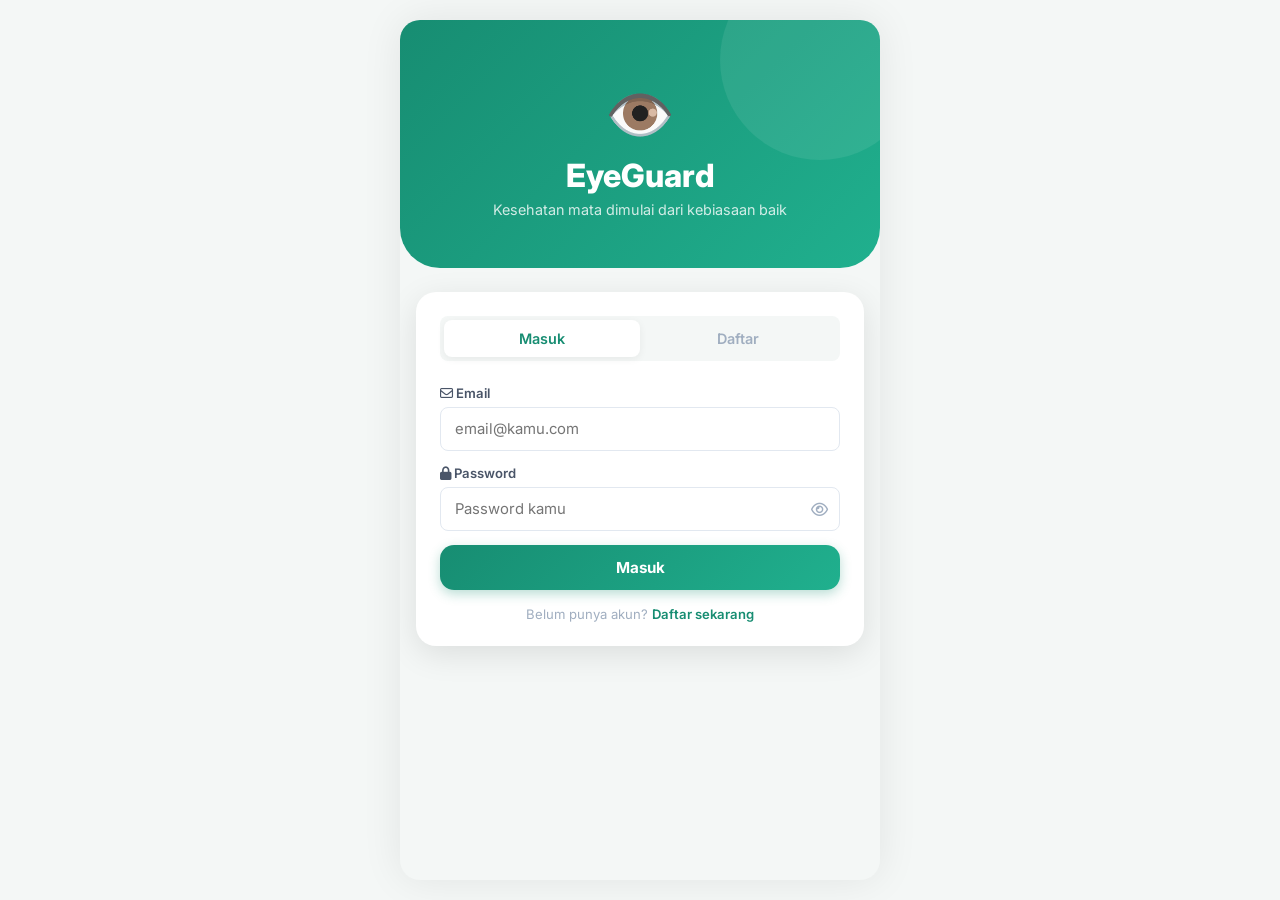
<file: src/main/resources/static/index.html>
<!DOCTYPE html>
<html lang="id">
<head>
  <meta charset="UTF-8">
  <meta name="viewport" content="width=device-width, initial-scale=1.0, maximum-scale=1.0, user-scalable=no">
  <title>EyeGuard – Jaga Kesehatan Mata</title>
  <meta name="description" content="EyeGuard membantu kamu memantau kesehatan mata, mencatat aktivitas layar, dan belajar latihan mata.">
  <link href="https://fonts.googleapis.com/css2?family=Inter:wght@400;500;600;700;800&display=swap" rel="stylesheet">
  <link rel="stylesheet" href="https://cdnjs.cloudflare.com/ajax/libs/font-awesome/6.4.0/css/all.min.css">
  <link rel="stylesheet" href="shared.css">
  <link rel="stylesheet" href="index.css">
</head>
<body>
<div class="app-container auth-bg">

  <!-- Auth Screen -->
  <div id="auth-screen">
    <div class="auth-hero">
      <div class="auth-logo-wrap">
        <div class="auth-logo-icon">👁️</div>
        <h1 class="auth-title">EyeGuard</h1>
        <p class="auth-sub">Kesehatan mata dimulai dari kebiasaan baik</p>
      </div>
    </div>

    <div class="auth-card">
      <div class="auth-tabs">
        <button class="auth-tab active" data-tab="login" id="tab-login">Masuk</button>
        <button class="auth-tab" data-tab="register" id="tab-register">Daftar</button>
        <div class="tab-indicator" id="tab-indicator"></div>
      </div>

      <!-- LOGIN -->
      <div id="login-panel">
        <div class="auth-err" id="login-err" style="display:none"></div>
        <div class="form-group">
          <label for="form-login-email"><i class="fa-regular fa-envelope"></i> Email</label>
          <input id="form-login-email" type="email" placeholder="email@kamu.com" autocomplete="email">
        </div>
        <div class="form-group">
          <label for="form-login-pass"><i class="fa-solid fa-lock"></i> Password</label>
          <div class="input-icon-wrap">
            <input id="form-login-pass" type="password" placeholder="Password kamu" autocomplete="current-password">
            <button class="toggle-pass" onclick="togglePass('form-login-pass',this)"><i class="fa-regular fa-eye"></i></button>
          </div>
        </div>
        <button id="btn-login" class="btn-primary">Masuk</button>
        <p class="auth-footer-txt">Belum punya akun? <a href="#" onclick="switchTab('register')">Daftar sekarang</a></p>
      </div>

      <!-- REGISTER -->
      <div id="register-panel" style="display:none">
        <div class="auth-err" id="register-err" style="display:none"></div>
        <div class="auth-success" id="register-success" style="display:none"></div>
        <div class="form-group">
          <label for="form-reg-name"><i class="fa-regular fa-user"></i> Nama Lengkap</label>
          <input id="form-reg-name" type="text" placeholder="Nama lengkap kamu">
        </div>
        <div class="form-group">
          <label for="form-reg-email"><i class="fa-regular fa-envelope"></i> Email</label>
          <input id="form-reg-email" type="email" placeholder="email@kamu.com">
        </div>
        <div class="form-group">
          <label for="form-reg-age"><i class="fa-solid fa-cake-candles"></i> Umur</label>
          <input id="form-reg-age" type="number" placeholder="Contoh: 22" min="5" max="100">
        </div>
        <div class="form-group">
          <label for="form-reg-gender"><i class="fa-solid fa-venus-mars"></i> Jenis Kelamin</label>
          <select id="form-reg-gender">
            <option value="">Pilih jenis kelamin</option>
            <option value="Laki-laki">Laki-laki</option>
            <option value="Perempuan">Perempuan</option>
          </select>
        </div>
        <div class="form-group">
          <label for="form-reg-pass"><i class="fa-solid fa-lock"></i> Password</label>
          <div class="input-icon-wrap">
            <input id="form-reg-pass" type="password" placeholder="Min. 6 karakter">
            <button class="toggle-pass" onclick="togglePass('form-reg-pass',this)"><i class="fa-regular fa-eye"></i></button>
          </div>
        </div>
        <button id="btn-register" class="btn-primary">Buat Akun</button>
        <p class="auth-footer-txt">Sudah punya akun? <a href="#" onclick="switchTab('login')">Masuk</a></p>
      </div>
    </div>
  </div>

</div>
<script src="auth.js"></script>
</body>
</html>
</file>
<file: src/main/resources/static/shared.css>
/* ====================================================
   shared.css  –  EyeGuard Design System v2
   ==================================================== */
@import url('https://fonts.googleapis.com/css2?family=Inter:wght@400;500;600;700;800&display=swap');

:root {
  --primary:       #178d72;
  --primary-dark:  #106655;
  --primary-light: #e6f5f1;
  --primary-grad:  linear-gradient(135deg, #178d72 0%, #20b08e 100%);
  --accent:        #f59e0b;
  --danger:        #ef4444;
  --purple:        #8b5cf6;
  --blue:          #3b82f6;
  --orange:        #f97316;
  --bg:            #f4f7f6;
  --bg-card:       #ffffff;
  --text:          #1a202c;
  --text-mid:      #4a5568;
  --text-light:    #a0aec0;
  --border:        #e2e8f0;
  --radius-sm:     8px;
  --radius-md:     14px;
  --radius-lg:     20px;
  --shadow-sm:     0 2px 8px rgba(0,0,0,0.06);
  --shadow-md:     0 4px 16px rgba(0,0,0,0.08);
  --shadow-lg:     0 8px 32px rgba(0,0,0,0.10);
}

*, *::before, *::after { margin:0; padding:0; box-sizing:border-box; }

html, body {
  font-family: 'Inter', sans-serif;
  background: var(--bg);
  color: var(--text);
  -webkit-font-smoothing: antialiased;
}

/* ── APP SHELL ─────────────────────────────────────── */
.app-container {
  width: 100%;
  max-width: 480px;
  min-height: 100vh;
  margin: 0 auto;
  background: var(--bg-card);
  box-shadow: 0 0 40px rgba(0,0,0,0.08);
  position: relative;
  overflow-x: hidden;
  padding-bottom: 80px;
}

/* Desktop layout when viewport > 1024px */
@media (min-width: 1024px) {
  body {
    display: flex;
    justify-content: center;
  }
  .app-container {
    max-width: 480px;
    margin: 20px auto;
    min-height: calc(100vh - 40px);
    border-radius: var(--radius-lg);
  }
}

/* ── TOPBAR ────────────────────────────────────────── */
.topbar {
  display: flex;
  justify-content: space-between;
  align-items: center;
  padding: 18px 20px 12px;
  background: var(--bg-card);
  position: sticky;
  top: 0;
  z-index: 100;
  border-bottom: 1px solid var(--border);
}
.topbar-left { display:flex; align-items:center; gap:8px; }
.topbar-logo { font-size: 1.3rem; }
.topbar-brand { font-weight:700; font-size:1.1rem; color:var(--text); }

.icon-btn {
  background:none; border:none; font-size:1.2rem;
  color:var(--text-mid); cursor:pointer; padding:6px;
  border-radius:var(--radius-sm); transition:all .2s;
  position: relative;
}
.icon-btn:hover { background:var(--border); }
.danger-btn { color: var(--danger); }
.notif-btn { position:relative; }
.notif-dot {
  width:8px; height:8px; background:var(--danger);
  border-radius:50%; position:absolute; top:4px; right:4px;
}

/* ── CONTENT ───────────────────────────────────────── */
.content-area { padding: 0 20px 10px; }

/* ── BOTTOM NAV ────────────────────────────────────── */
.bottom-nav {
  position: fixed;
  bottom: 0;
  left: 50%;
  transform: translateX(-50%);
  width: 100%;
  max-width: 480px;
  height: 68px;
  background: var(--bg-card);
  border-top: 1px solid var(--border);
  display: flex;
  justify-content: space-around;
  align-items: center;
  z-index: 200;
}
.nav-item {
  display:flex; flex-direction:column; align-items:center;
  text-decoration:none; color:var(--text-light);
  font-size:0.68rem; font-weight:500; gap:4px;
  padding:6px 12px; border-radius:var(--radius-sm);
  transition:all .25s; flex:1;
}
.nav-item i { font-size:1.2rem; transition:transform .25s; }
.nav-item.active { color:var(--primary); }
.nav-item.active i { transform:translateY(-2px); }

/* ── FORMS ─────────────────────────────────────────── */
.form-group { margin-bottom: 14px; }
.form-group label {
  display:block; font-size:0.82rem; font-weight:600;
  color:var(--text-mid); margin-bottom:6px;
}
.form-group input, .form-group select, .form-group textarea {
  width:100%; padding:12px 14px;
  border:1.5px solid var(--border); border-radius:var(--radius-sm);
  font-size:0.93rem; font-family:inherit; color:var(--text);
  background:var(--bg-card); transition:border-color .2s, box-shadow .2s;
  outline:none;
}
.form-group textarea { resize:vertical; min-height:70px; }
.form-group input:focus, .form-group select:focus, .form-group textarea:focus {
  border-color:var(--primary);
  box-shadow:0 0 0 3px rgba(23,141,114,.12);
}
.input-icon-wrap { position:relative; }
.input-icon-wrap input { padding-right:44px; }
.toggle-pass {
  position:absolute; right:12px; top:50%; transform:translateY(-50%);
  background:none; border:none; color:var(--text-light); cursor:pointer;
  font-size:0.95rem;
}

/* ── BUTTONS ───────────────────────────────────────── */
.btn-primary {
  width:100%; padding:13px; background:var(--primary-grad);
  color:#fff; font-weight:700; font-size:0.95rem;
  border:none; border-radius:var(--radius-md);
  cursor:pointer; transition:all .25s; font-family:inherit;
  box-shadow:0 4px 12px rgba(23,141,114,.3);
}
.btn-primary:hover { filter:brightness(1.06); transform:translateY(-1px); }
.btn-primary:active { transform:translateY(0); }
.btn-primary:disabled { opacity:.6; cursor:not-allowed; transform:none; }
.btn-secondary {
  width:100%; padding:12px; background:var(--bg);
  color:var(--text-mid); font-weight:600; font-size:0.9rem;
  border:1.5px solid var(--border); border-radius:var(--radius-md);
  cursor:pointer; transition:all .25s; font-family:inherit;
}
.btn-secondary:hover { border-color:var(--primary); color:var(--primary); }
.btn-danger {
  width:100%; padding:13px; background:#fff; color:var(--danger);
  border:1.5px solid var(--danger); font-weight:600; font-size:0.95rem;
  border-radius:var(--radius-md); cursor:pointer; font-family:inherit;
  transition:all .25s;
}
.btn-danger:hover { background:var(--danger); color:#fff; }

/* ── ALERTS ────────────────────────────────────────── */
.auth-err {
  background:#fff5f5; border:1px solid #fed7d7; color:var(--danger);
  padding:10px 14px; border-radius:var(--radius-sm);
  font-size:0.85rem; margin-bottom:12px;
}
.auth-success {
  background:#f0fdf4; border:1px solid #bbf7d0; color:#16a34a;
  padding:10px 14px; border-radius:var(--radius-sm);
  font-size:0.85rem; margin-bottom:12px;
}

/* ── MODALS ────────────────────────────────────────── */
.modal-overlay {
  position:fixed; inset:0; background:rgba(0,0,0,.5);
  z-index:500; display:flex; align-items:flex-end; justify-content:center;
  backdrop-filter:blur(4px);
}
.modal-box {
  background:#fff; border-radius:var(--radius-lg) var(--radius-lg) 0 0;
  padding:24px 20px 36px; width:100%; max-width:480px;
  animation:slideUp .3s ease; position:relative;
  max-height: 85vh; overflow-y: auto;
}
.modal-box h3 { font-size:1.05rem; font-weight:700; margin-bottom:4px; }
.modal-box h2 { font-size:1.1rem; font-weight:800; margin-bottom:4px; }
.modal-close {
  position:absolute; top:16px; right:16px; background:var(--border);
  border:none; border-radius:50%; width:30px; height:30px;
  display:flex; align-items:center; justify-content:center;
  cursor:pointer; font-size:0.9rem; z-index:1;
}
@keyframes slideUp { from{transform:translateY(100%)} to{transform:translateY(0)} }

/* ── SKELETON LOADERS ──────────────────────────────── */
.skeleton-card {
  background:linear-gradient(90deg,#f0f0f0 25%,#e0e0e0 50%,#f0f0f0 75%);
  background-size:200% 100%; border-radius:var(--radius-md); height:90px;
  margin-bottom:12px; animation:shimmer 1.5s infinite;
}
.skeleton-card.tall { height:140px; }
.skeleton-line {
  background:linear-gradient(90deg,#f0f0f0 25%,#e0e0e0 50%,#f0f0f0 75%);
  background-size:200% 100%; border-radius:4px; height:14px;
  margin-bottom:8px; animation:shimmer 1.5s infinite;
}
@keyframes shimmer { 0%{background-position:200% 0} 100%{background-position:-200% 0} }

/* ── COMMON CARDS ──────────────────────────────────── */
.card {
  background:#fff; border:1px solid var(--border);
  border-radius:var(--radius-md); box-shadow:var(--shadow-sm);
}

/* ── BAR CHART ─────────────────────────────────────── */
.bar-chart {
  display:flex; align-items:flex-end; gap:8px; height:100px; padding:4px 0;
}
.bar-chart.tall { height:140px; }
.bar-item { flex:1; display:flex; flex-direction:column; align-items:center; gap:4px; }
.bar-fill {
  width:100%; background:var(--primary-grad); border-radius:4px 4px 0 0;
  min-height:4px; transition:height .8s cubic-bezier(.4,0,.2,1);
}
.bar-fill.warn { background:linear-gradient(135deg,#f97316,#fb923c); }
.bar-label { font-size:0.65rem; color:var(--text-light); font-weight:500; }
.bar-val { font-size:0.65rem; color:var(--text-mid); font-weight:600; }

/* ── SEVERITY BADGES ───────────────────────────────── */
.sev-low  { background:#f0fdf4; color:#16a34a; }
.sev-mid  { background:#fff7ed; color:#ea580c; }
.sev-high { background:#fff5f5; color:#dc2626; }

/* ── MISC ──────────────────────────────────────────── */
.section-label {
  font-size:0.9rem; font-weight:700; color:var(--text-mid);
  margin:20px 0 12px; display:flex; align-items:center; gap:6px;
}
.mt-12 { margin-top:12px; }
.mt-16 { margin-top:16px; }
.empty-state {
  text-align:center; color:var(--text-light); padding:32px 0;
  font-size:0.85rem; line-height:1.6;
}
.empty-state .empty-icon { font-size:2.5rem; margin-bottom:8px; display:block; }
.badge-pill {
  display:inline-block; font-size:0.72rem; font-weight:700;
  padding:3px 10px; border-radius:20px;
}
.badge-safe   { background:#f0fdf4; color:#16a34a; }
.badge-warn   { background:#fff7ed; color:#ea580c; }
.badge-danger { background:#fff5f5; color:#dc2626; }
.divider { height:1px; background:var(--border); margin:16px 0; }
</file>
<file: src/main/resources/static/index.css>
/* ===== index.css – Auth Screen ===== */
.auth-bg { background: var(--bg) !important; }

.auth-hero {
  background: var(--primary-grad);
  padding: 60px 24px 50px;
  text-align: center;
  border-radius: 0 0 40px 40px;
  position: relative;
  overflow: hidden;
}
.auth-hero::before {
  content:''; position:absolute; width:200px; height:200px;
  background:rgba(255,255,255,.08); border-radius:50%;
  top:-60px; right:-40px;
}
.auth-logo-wrap { position:relative; z-index:1; }
.auth-logo-icon { font-size:3.5rem; display:block; margin-bottom:8px; }
.auth-title { color:#fff; font-size:2rem; font-weight:800; }
.auth-sub { color:rgba(255,255,255,.8); font-size:0.9rem; margin-top:6px; }

.auth-card {
  background:#fff; margin:24px 16px 0;
  border-radius:var(--radius-lg); padding:24px;
  box-shadow:var(--shadow-lg);
}

/* Tabs */
.auth-tabs {
  display:flex; gap:0; margin-bottom:24px;
  background:var(--bg); border-radius:var(--radius-sm);
  padding:4px; position:relative;
}
.auth-tab {
  flex:1; padding:10px; background:transparent;
  border:none; border-radius:var(--radius-sm);
  font-weight:600; font-size:0.9rem; font-family:inherit;
  cursor:pointer; color:var(--text-light); transition:color .25s;
  position:relative; z-index:1;
}
.auth-tab.active { color:var(--primary); }
.tab-indicator {
  position:absolute; left:4px; top:4px;
  width:calc(50% - 4px); height:calc(100% - 8px);
  background:#fff; border-radius:var(--radius-sm);
  box-shadow:var(--shadow-sm);
  transition:transform .3s cubic-bezier(.4,0,.2,1);
}
.auth-footer-txt {
  text-align:center; font-size:0.82rem; color:var(--text-light); margin-top:16px;
}
.auth-footer-txt a { color:var(--primary); font-weight:600; text-decoration:none; }
</file>
